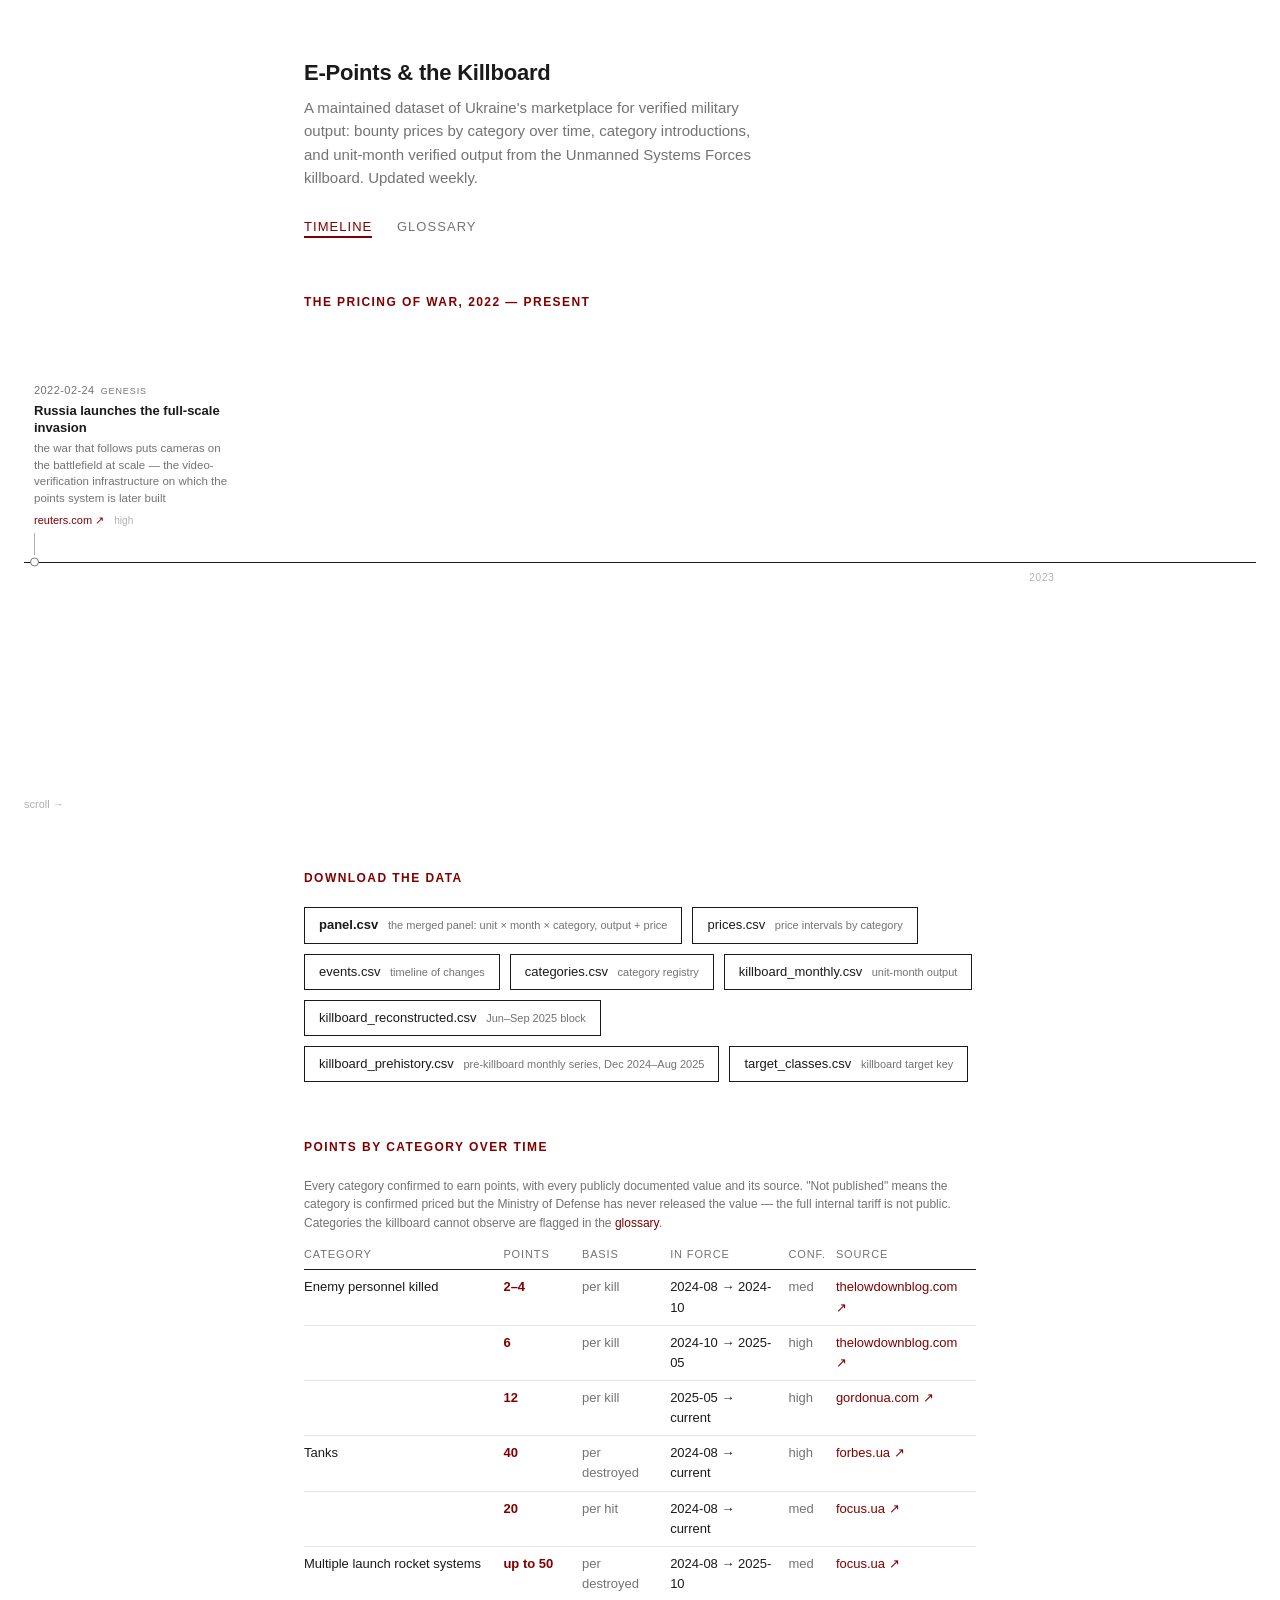
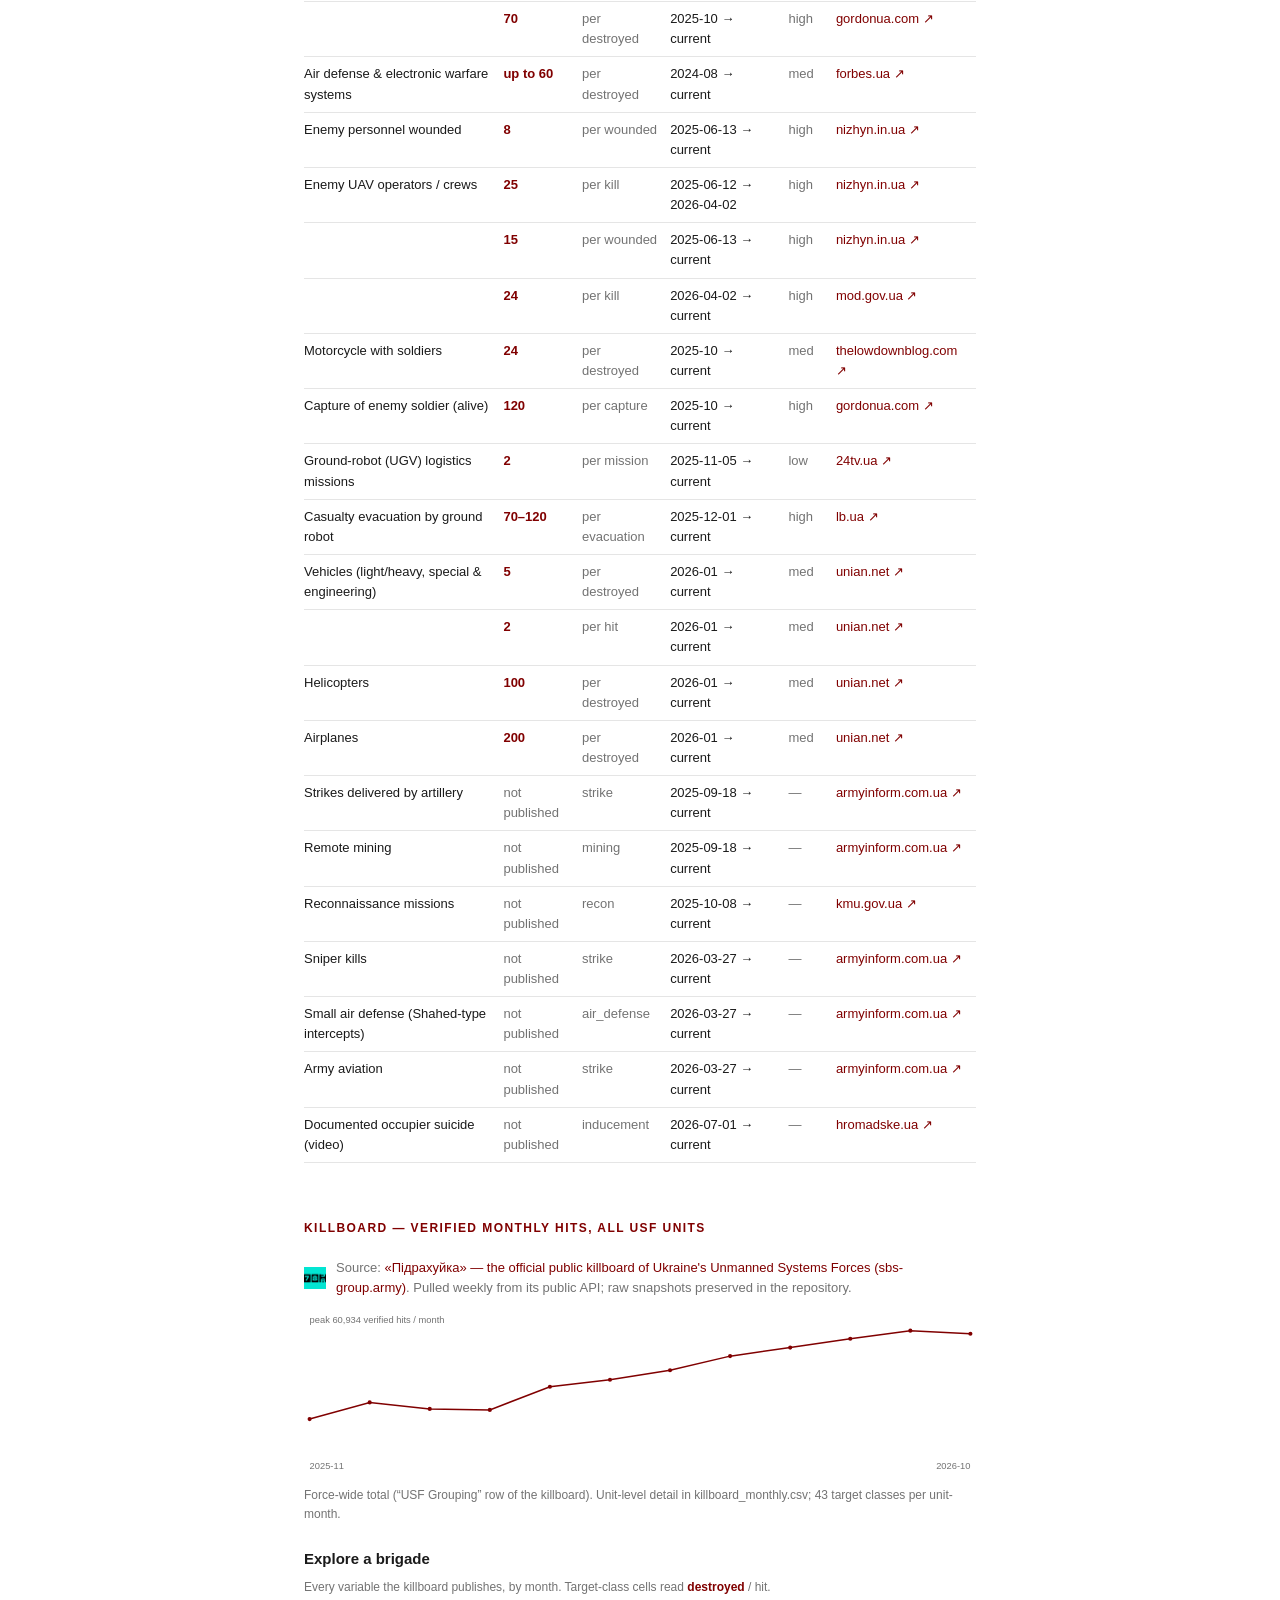
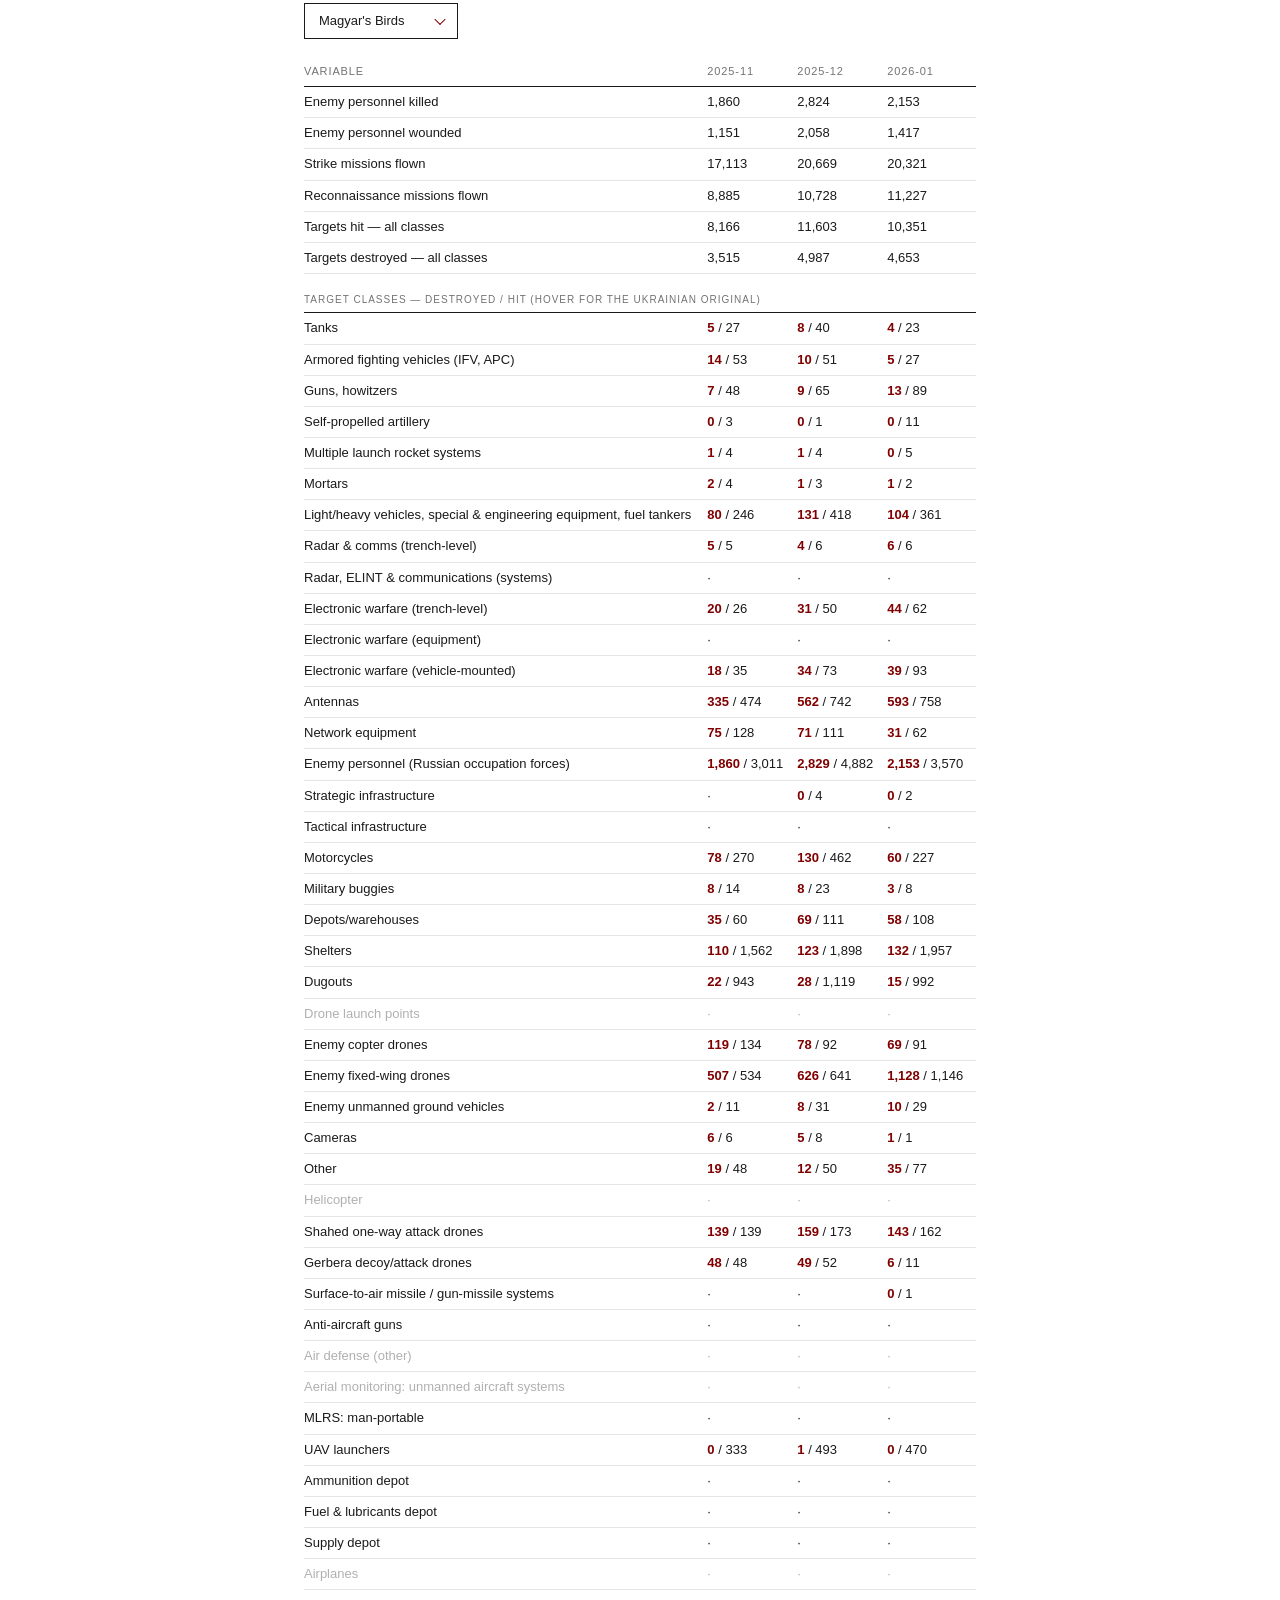
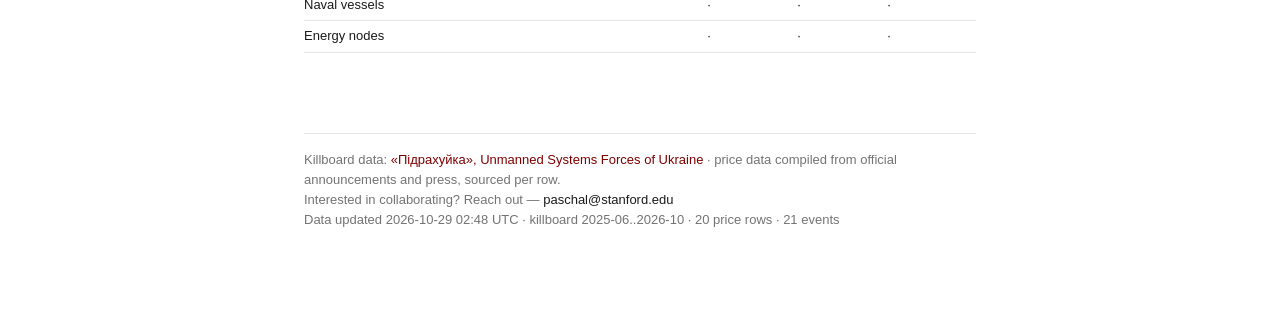
<file: index.html>
<!doctype html>
<html lang="en">
<head>
<meta charset="utf-8">
<meta name="viewport" content="width=device-width, initial-scale=1">
<title>E-Points &amp; the Killboard — Ukraine's market for verified military output</title>
<meta name="description" content="A maintained dataset of Ukraine's e-points program: bounty prices by category over time, category introductions, and unit-month verified output from the USF killboard. Updated weekly.">
<link rel="stylesheet" href="style.css">
</head>
<body>

<header>
  <h1>E-Points &amp; the Killboard</h1>
  <p class="sub">A maintained dataset of Ukraine's marketplace for verified military
  output: bounty prices by category over time, category introductions, and unit-month
  verified output from the Unmanned Systems Forces killboard. Updated weekly.</p>
  <nav>
    <a class="here" href="./">Timeline</a>
    <a href="glossary.html">Glossary</a>
  </nav>
</header>

<section id="timeline">
  <h2>The pricing of war, 2022 — present</h2>
  <div class="htl-wrap">
    <div class="htl" id="tl"></div>
    <p class="htl-hint">scroll →</p>
  </div>
</section>

<section id="download">
  <h2>Download the data</h2>
  <div class="downloads">
    <a href="data/panel.csv" download><strong>panel.csv</strong> <span>the merged panel: unit × month × category, output + price</span></a>
    <a href="data/prices.csv" download>prices.csv <span>price intervals by category</span></a>
    <a href="data/events.csv" download>events.csv <span>timeline of changes</span></a>
    <a href="data/categories.csv" download>categories.csv <span>category registry</span></a>
    <a href="data/killboard_monthly.csv" download>killboard_monthly.csv <span>unit-month output</span></a>
    <a href="data/killboard_reconstructed.csv" download>killboard_reconstructed.csv <span>Jun–Sep 2025 block</span></a>
    <a href="data/killboard_prehistory.csv" download>killboard_prehistory.csv <span>pre-killboard monthly series, Dec 2024–Aug 2025</span></a>
    <a href="data/target_classes.csv" download>target_classes.csv <span>killboard target key</span></a>
  </div>
</section>

<section id="prices">
  <h2>Points by category over time</h2>
  <p class="small muted">Every category confirmed to earn points, with every publicly
  documented value and its source. "Not published" means the category is confirmed
  priced but the Ministry of Defense has never released the value — the full internal
  tariff is not public. Categories the killboard cannot observe are flagged in the
  <a href="glossary.html">glossary</a>.</p>
  <div id="pricetable"></div>
</section>

<section id="killboard">
  <h2>Killboard — verified monthly hits, all USF units</h2>
  <p class="source-cite">
    <a href="https://sbs-group.army/en/" target="_blank" rel="noopener">
      <img src="assets/killboard-logo.png" alt="Підрахуйка — USF killboard logo"></a>
    <span>Source: <a href="https://sbs-group.army/en/" target="_blank" rel="noopener">
    «Підрахуйка» — the official public killboard of Ukraine's Unmanned Systems
    Forces (sbs-group.army)</a>. Pulled weekly from its public API; raw snapshots
    preserved in the repository.</span>
  </p>
  <div class="chart" id="chart"></div>
  <p class="chartnote" id="chartnote"></p>
  <h3>Explore a brigade</h3>
  <p class="small muted">Every variable the killboard publishes, by month.
  Target-class cells read <span class="pts">destroyed</span> / hit.</p>
  <div class="kbpick"><select id="unitsel" aria-label="choose unit"></select></div>
  <div class="kbdetail" id="unitdetail"></div>
</section>

<footer>
  <p>Killboard data: <a href="https://sbs-group.army/en/" target="_blank" rel="noopener">«Підрахуйка», Unmanned Systems Forces of Ukraine</a> ·
  price data compiled from official announcements and press, sourced per row.</p>
  <p>Interested in collaborating? Reach out —
  <a class="contact" href="mailto:paschal@stanford.edu">paschal@stanford.edu</a></p>
  <p id="stamp"></p>
</footer>

<script src="app.js"></script>
<script>
(async () => {
  const [events, prices, cats, kb, tcs, meta] = await Promise.all([
    loadCSV("data/events.csv"), loadCSV("data/prices.csv"),
    loadCSV("data/categories.csv"), loadCSV("data/killboard_monthly.csv"),
    loadCSV("data/target_classes.csv"), loadJSON("data/meta.json"),
  ]);

  /* ---- timeline ---- */
  const MINOR = new Set(["platform", "proposal", "genesis"]);
  const sorted = [...events].sort((a, b) =>
    a.date.replace(/[^0-9-]/g, "").localeCompare(b.date.replace(/[^0-9-]/g, "")));
  /* time-proportional x positions; cards slide right where events cluster,
     a thin connector leads back to the true date on the axis */
  const toDate = s => {
    const m = s.match(/^(\d{4})(?:-(\d{2}))?(?:-(\d{2}))?/);
    return new Date(+m[1], m[2] ? m[2] - 1 : 0, m[3] ? +m[3] : 1);
  };
  const PPD = 3.2, CW = 212, PAD = 10, MINGAP = 110;  // px/day, card pitch, margins
  const t0 = toDate(sorted[0].date);
  const last = { top: -Infinity, bot: -Infinity };
  let prevDot = -Infinity;
  const placed = sorted.map((e, i) => {
    const side = i % 2 ? "bot" : "top";
    /* proportional position, but never closer than MINGAP to the previous dot */
    const dotX = Math.max(PAD + (toDate(e.date) - t0) / 864e5 * PPD, prevDot + MINGAP);
    prevDot = dotX;
    const cardX = Math.max(dotX, last[side] + CW);
    last[side] = cardX;
    return { e, side, dotX, cardX };
  });
  const width = Math.max(...placed.map(p => p.cardX + CW)) + PAD;
  const years = [];
  for (let y = t0.getFullYear() + 1; y <= toDate(sorted[sorted.length - 1].date).getFullYear(); y++)
    years.push(`<span class="year" style="left:${PAD + (new Date(y, 0, 1) - t0) / 864e5 * PPD}px">${y}</span>`);
  document.getElementById("tl").innerHTML =
    `<div class="htl-track" style="width:${width}px">` + years.join("") +
    placed.map(({ e, side, dotX, cardX }) => `
      <span class="dot ${MINOR.has(e.type) ? "minor" : ""}" style="left:${dotX - 4}px"></span>
      <span class="stem ${side}" style="left:${dotX}px"></span>
      ${cardX - dotX > 6 ? `<span class="conn ${side}" style="left:${dotX}px;width:${cardX - dotX}px"></span>` : ""}
      <div class="card ${side} ${MINOR.has(e.type) ? "minor" : ""}" style="left:${cardX}px">
        <span class="date">${esc(e.date)}</span><span class="tag">${esc(e.type)}</span>
        <div class="title">${esc(e.event)}</div>
        <div class="detail" title="${esc(e.detail)}">${esc(e.detail)}</div>
        <a class="src" href="${esc(e.source)}" target="_blank" rel="noopener">${host(e.source)} ↗</a>
        <span class="conf">${esc(e.confidence)}</span>
      </div>`).join("") + "</div>";

  /* ---- price table: EVERY confirmed category, published value or not ---- */
  const byCat = {};
  prices.forEach(p => (byCat[p.category_id] ??= []).push(p));
  const fmtPts = p => p.points && p.points_max && p.points !== p.points_max
      ? `${p.points}–${p.points_max}` : p.points ? p.points : `up to ${p.points_max}`;
  const catOrder = [...cats].sort((a, b) =>
    (byCat[b.category_id] ? 1 : 0) - (byCat[a.category_id] ? 1 : 0) ||
    a.priced_since.localeCompare(b.priced_since));
  document.getElementById("pricetable").innerHTML = `
    <table><thead><tr><th>Category</th><th>Points</th><th>Basis</th>
    <th>In force</th><th>Conf.</th><th>Source</th></tr></thead><tbody>` +
    catOrder.map(c => {
      const rows = (byCat[c.category_id] || [])
        .sort((a, b) => a.valid_from.localeCompare(b.valid_from));
      if (!rows.length) return `
      <tr>
        <td>${esc(c.name_en)}</td>
        <td class="muted">not published</td>
        <td class="muted">${esc(c.task_family)}</td>
        <td class="num">${esc(c.priced_since)} → current</td>
        <td class="muted">—</td>
        <td><a href="${esc(c.source)}" target="_blank" rel="noopener">${host(c.source)} ↗</a></td>
      </tr>`;
      return rows.map((p, i) => `
      <tr>
        <td>${i === 0 ? esc(c.name_en) : ""}</td>
        <td class="num pts">${esc(fmtPts(p))}</td>
        <td class="muted">${esc(p.basis.replace(/_/g, " "))}</td>
        <td class="num">${esc(p.valid_from)} → ${esc(p.valid_to || "current")}</td>
        <td class="muted">${esc(p.confidence)}</td>
        <td><a href="${esc(p.source)}" target="_blank" rel="noopener">${host(p.source)} ↗</a></td>
      </tr>`).join("");
    }).join("") + "</tbody></table>";

  /* ---- killboard chart: USF grouping total hits per month ---- */
  const grp = kb.filter(r => r.unit === "USF Grouping" && r.month)
                .sort((a, b) => a.month.localeCompare(b.month));
  if (grp.length) {
    const W = 720, H = 180, PAD = 6;
    const vals = grp.map(r => +r.total_hit || 0);
    const max = Math.max(...vals);
    const x = i => PAD + i * (W - 2 * PAD) / (grp.length - 1);
    const y = v => H - PAD - v * (H - 2 * PAD - 14) / max;
    const pts = vals.map((v, i) => `${x(i).toFixed(1)},${y(v).toFixed(1)}`).join(" ");
    document.getElementById("chart").innerHTML = `
      <svg viewBox="0 0 ${W} ${H}" role="img" aria-label="Monthly verified hits">
        <polyline fill="none" stroke="#800000" stroke-width="1.6" points="${pts}"/>
        ${vals.map((v, i) => `<circle cx="${x(i)}" cy="${y(v)}" r="2.2" fill="#800000"/>`).join("")}
        <text x="${PAD}" y="${H - 12}" font-size="10" fill="#737373">${grp[0].month}</text>
        <text x="${W - PAD}" y="${H - 12}" font-size="10" fill="#737373" text-anchor="end">${grp[grp.length - 1].month}</text>
        <text x="${PAD}" y="12" font-size="10" fill="#737373">peak ${max.toLocaleString()} verified hits / month</text>
      </svg>`;
    document.getElementById("chartnote").textContent =
      "Force-wide total (“USF Grouping” row of the killboard). Unit-level detail in killboard_monthly.csv; 43 target classes per unit-month.";
  }

  /* ---- per-brigade explorer: all variables x months for one unit ---- */
  const totalHits = {};
  kb.forEach(r => { totalHits[r.unit] = (totalHits[r.unit] || 0) + (+r.total_hit || 0); });
  const unitNames = Object.keys(totalHits)
    .filter(u => u !== "USF Grouping")
    .sort((a, b) => totalHits[b] - totalHits[a]);
  const sel = document.getElementById("unitsel");
  sel.innerHTML = unitNames.map(u => `<option>${esc(u)}</option>`).join("") +
    `<option>USF Grouping</option>`;

  const SUMMARY = [
    ["personnel_killed", "Enemy personnel killed"],
    ["personnel_wounded", "Enemy personnel wounded"],
    ["strike_missions", "Strike missions flown"],
    ["recon_missions", "Reconnaissance missions flown"],
    ["total_hit", "Targets hit — all classes"],
    ["total_destroyed", "Targets destroyed — all classes"],
  ];
  function renderUnit(name) {
    const rows = kb.filter(r => r.unit === name).sort((a, b) => a.month.localeCompare(b.month));
    const months = rows.map(r => r.month);
    const head = `<tr><th>variable</th>${months.map(m => `<th class="num">${m}</th>`).join("")}</tr>`;
    const sum = SUMMARY.map(([k, label]) => `
      <tr><td>${label}</td>${rows.map(r =>
        `<td class="num">${(+r[k] || 0).toLocaleString()}</td>`).join("")}</tr>`).join("");
    const tcrows = tcs.map(t => {
      const cells = rows.map(r => {
        const d = +r[`${t.tc_id}_destroyed`] || 0, h = +r[`${t.tc_id}_hit`] || 0;
        return { d, h };
      });
      const dead = cells.every(c => !c.d && !c.h);
      return `<tr class="${dead ? "dim" : ""}">
        <td title="${esc(t.name_ua)} (${t.tc_id})">${esc(t.name_en)}</td>
        ${cells.map(c => `<td class="num">${c.d || c.h
          ? `<span class="pts">${c.d.toLocaleString()}</span> / ${c.h.toLocaleString()}`
          : "·"}</td>`).join("")}</tr>`;
    }).join("");
    document.getElementById("unitdetail").innerHTML =
      `<table><thead>${head}</thead><tbody>${sum}
       <tr class="sep"><td colspan="${months.length + 1}">target classes — destroyed / hit (hover for the Ukrainian original)</td></tr>
       ${tcrows}</tbody></table>`;
  }
  sel.addEventListener("change", () => renderUnit(sel.value));
  renderUnit(unitNames[0]);

  /* ---- footer stamp ---- */
  document.getElementById("stamp").textContent =
    `Data updated ${meta.built_at} · killboard ${meta.killboard.months} · ` +
    `${meta.counts.price_rows} price rows · ${meta.counts.events} events`;
})().catch(e => { document.getElementById("tl").textContent = "Failed to load data: " + e; });
</script>
</body>
</html>
</file>
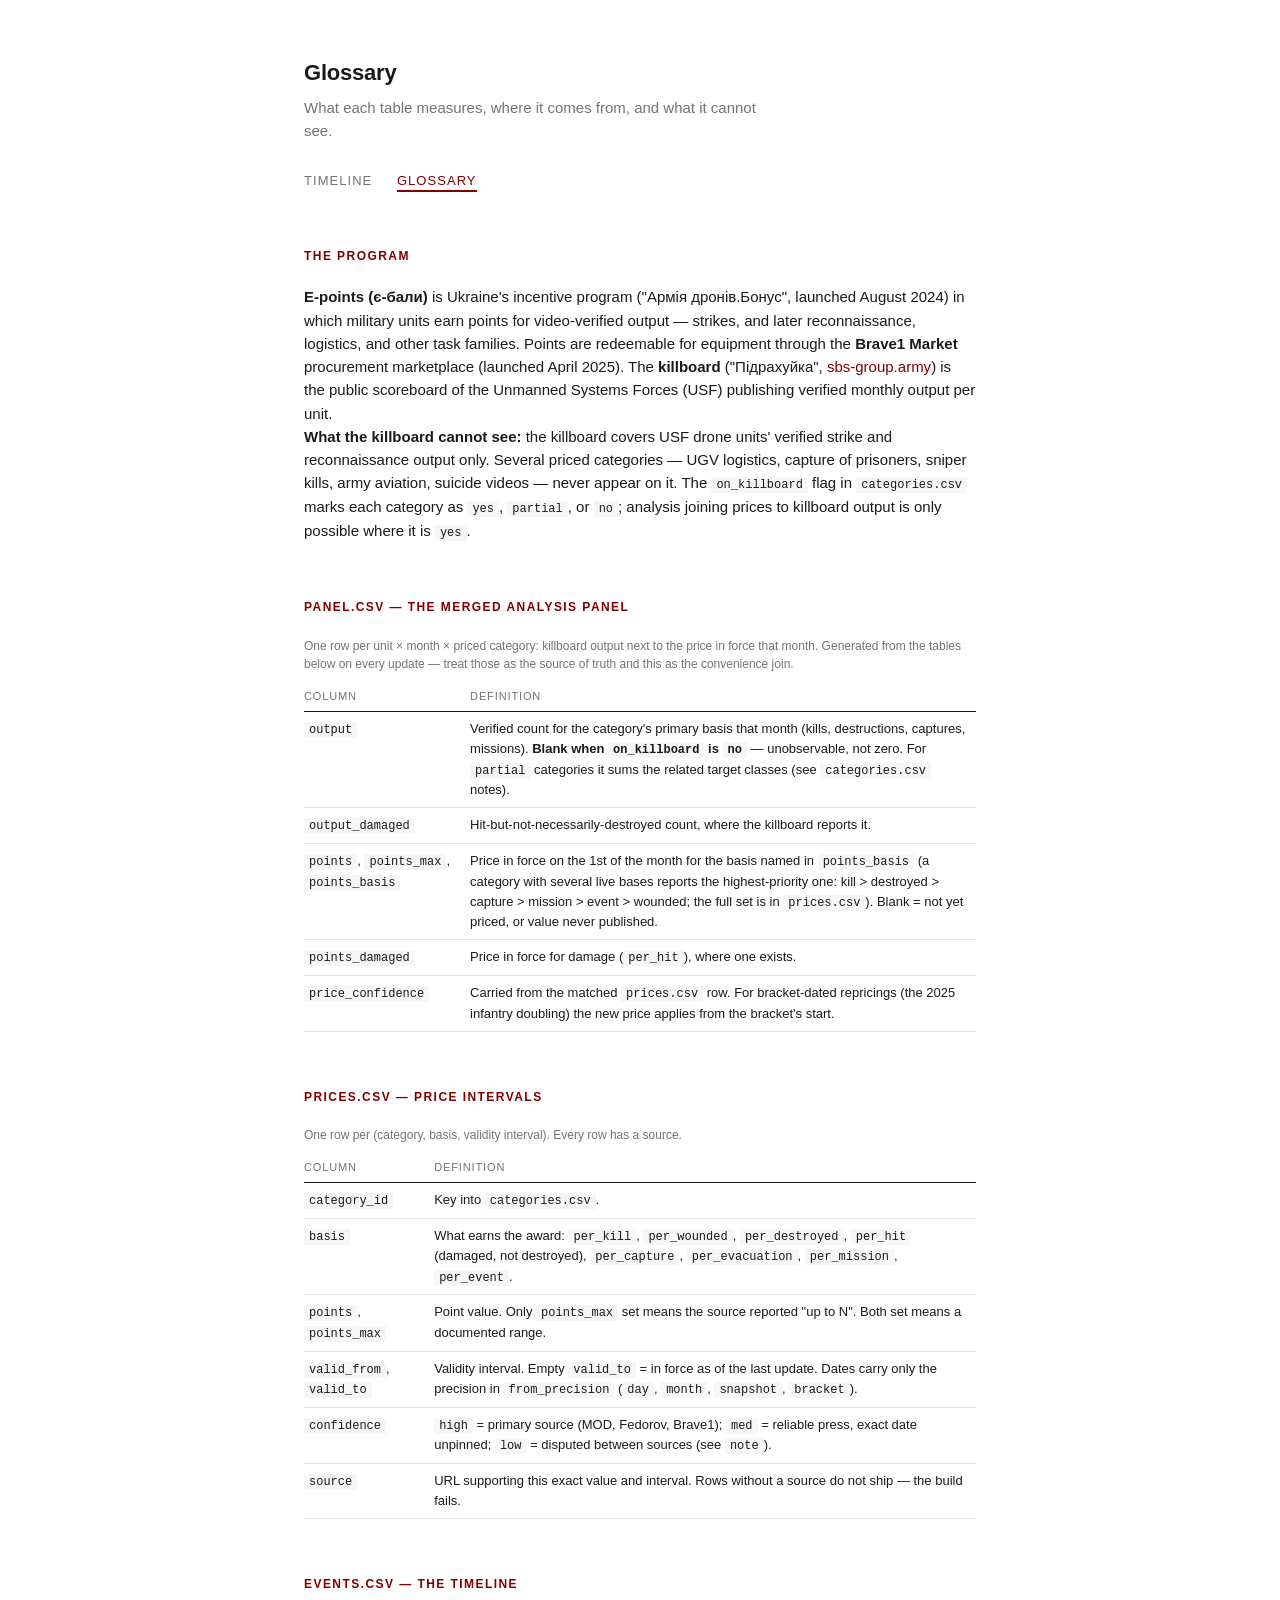
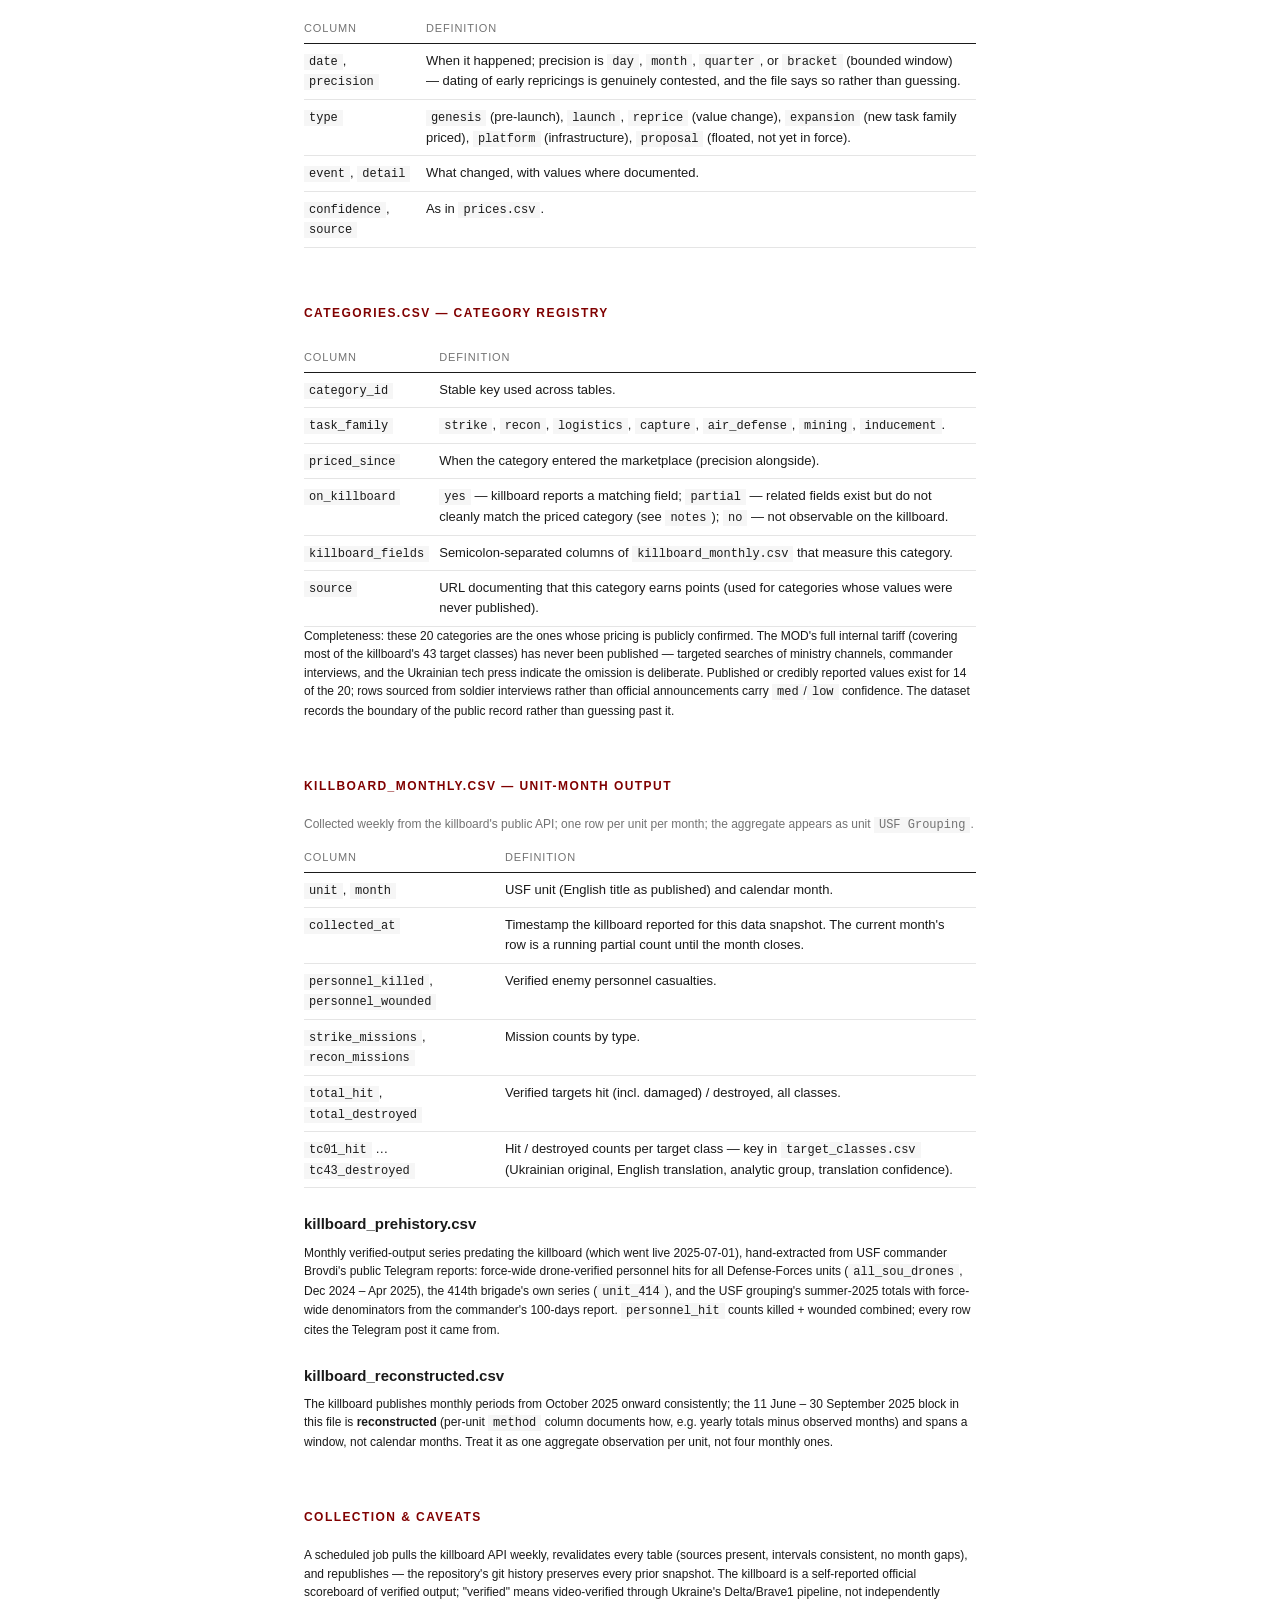
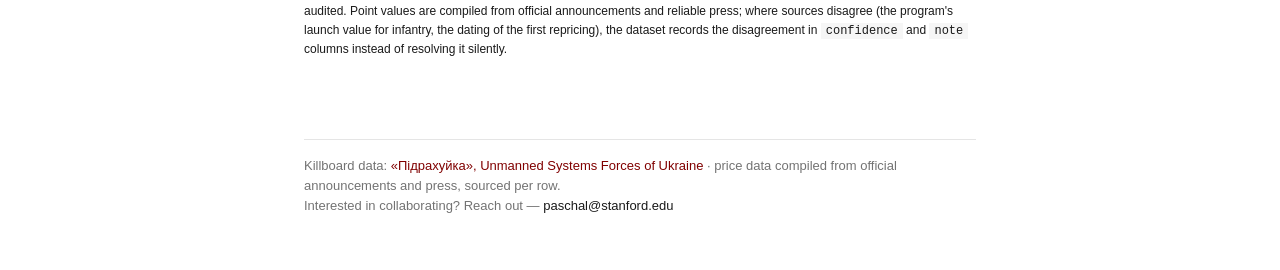
<file: glossary.html>
<!doctype html>
<html lang="en">
<head>
<meta charset="utf-8">
<meta name="viewport" content="width=device-width, initial-scale=1">
<title>Glossary — E-Points &amp; the Killboard</title>
<link rel="stylesheet" href="style.css">
</head>
<body>

<header>
  <h1>Glossary</h1>
  <p class="sub">What each table measures, where it comes from, and what it cannot see.</p>
  <nav>
    <a href="./">Timeline</a>
    <a class="here" href="glossary.html">Glossary</a>
  </nav>
</header>

<section>
  <h2>The program</h2>
  <p><strong>E-points (є-бали)</strong> is Ukraine's incentive program ("Армія дронів.Бонус",
  launched August 2024) in which military units earn points for video-verified output —
  strikes, and later reconnaissance, logistics, and other task families. Points are
  redeemable for equipment through the <strong>Brave1 Market</strong> procurement
  marketplace (launched April 2025). The <strong>killboard</strong> ("Підрахуйка",
  <a href="https://sbs-group.army" target="_blank" rel="noopener">sbs-group.army</a>) is the
  public scoreboard of the Unmanned Systems Forces (USF) publishing verified monthly
  output per unit.</p>
  <p><strong>What the killboard cannot see:</strong> the killboard covers USF drone
  units' verified strike and reconnaissance output only. Several priced categories —
  UGV logistics, capture of prisoners, sniper kills, army aviation, suicide videos —
  never appear on it. The <code>on_killboard</code> flag in
  <code>categories.csv</code> marks each category as <code>yes</code>,
  <code>partial</code>, or <code>no</code>; analysis joining prices to killboard output
  is only possible where it is <code>yes</code>.</p>
</section>

<section>
  <h2>panel.csv — the merged analysis panel</h2>
  <p class="small muted">One row per unit × month × priced category: killboard output
  next to the price in force that month. Generated from the tables below on every
  update — treat those as the source of truth and this as the convenience join.</p>
  <table>
    <thead><tr><th>Column</th><th>Definition</th></tr></thead><tbody>
    <tr><td><code>output</code></td><td>Verified count for the category's primary basis that month (kills, destructions, captures, missions). <strong>Blank when <code>on_killboard</code> is <code>no</code></strong> — unobservable, not zero. For <code>partial</code> categories it sums the related target classes (see <code>categories.csv</code> notes).</td></tr>
    <tr><td><code>output_damaged</code></td><td>Hit-but-not-necessarily-destroyed count, where the killboard reports it.</td></tr>
    <tr><td><code>points</code>, <code>points_max</code>, <code>points_basis</code></td><td>Price in force on the 1st of the month for the basis named in <code>points_basis</code> (a category with several live bases reports the highest-priority one: kill &gt; destroyed &gt; capture &gt; mission &gt; event &gt; wounded; the full set is in <code>prices.csv</code>). Blank = not yet priced, or value never published.</td></tr>
    <tr><td><code>points_damaged</code></td><td>Price in force for damage (<code>per_hit</code>), where one exists.</td></tr>
    <tr><td><code>price_confidence</code></td><td>Carried from the matched <code>prices.csv</code> row. For bracket-dated repricings (the 2025 infantry doubling) the new price applies from the bracket's start.</td></tr>
    </tbody>
  </table>
</section>

<section>
  <h2>prices.csv — price intervals</h2>
  <p class="small muted">One row per (category, basis, validity interval). Every row has a source.</p>
  <table>
    <thead><tr><th>Column</th><th>Definition</th></tr></thead><tbody>
    <tr><td><code>category_id</code></td><td>Key into <code>categories.csv</code>.</td></tr>
    <tr><td><code>basis</code></td><td>What earns the award: <code>per_kill</code>, <code>per_wounded</code>, <code>per_destroyed</code>, <code>per_hit</code> (damaged, not destroyed), <code>per_capture</code>, <code>per_evacuation</code>, <code>per_mission</code>, <code>per_event</code>.</td></tr>
    <tr><td><code>points</code>, <code>points_max</code></td><td>Point value. Only <code>points_max</code> set means the source reported "up to N". Both set means a documented range.</td></tr>
    <tr><td><code>valid_from</code>, <code>valid_to</code></td><td>Validity interval. Empty <code>valid_to</code> = in force as of the last update. Dates carry only the precision in <code>from_precision</code> (<code>day</code>, <code>month</code>, <code>snapshot</code>, <code>bracket</code>).</td></tr>
    <tr><td><code>confidence</code></td><td><code>high</code> = primary source (MOD, Fedorov, Brave1); <code>med</code> = reliable press, exact date unpinned; <code>low</code> = disputed between sources (see <code>note</code>).</td></tr>
    <tr><td><code>source</code></td><td>URL supporting this exact value and interval. Rows without a source do not ship — the build fails.</td></tr>
    </tbody>
  </table>
</section>

<section>
  <h2>events.csv — the timeline</h2>
  <table>
    <thead><tr><th>Column</th><th>Definition</th></tr></thead><tbody>
    <tr><td><code>date</code>, <code>precision</code></td><td>When it happened; precision is <code>day</code>, <code>month</code>, <code>quarter</code>, or <code>bracket</code> (bounded window) — dating of early repricings is genuinely contested, and the file says so rather than guessing.</td></tr>
    <tr><td><code>type</code></td><td><code>genesis</code> (pre-launch), <code>launch</code>, <code>reprice</code> (value change), <code>expansion</code> (new task family priced), <code>platform</code> (infrastructure), <code>proposal</code> (floated, not yet in force).</td></tr>
    <tr><td><code>event</code>, <code>detail</code></td><td>What changed, with values where documented.</td></tr>
    <tr><td><code>confidence</code>, <code>source</code></td><td>As in <code>prices.csv</code>.</td></tr>
    </tbody>
  </table>
</section>

<section>
  <h2>categories.csv — category registry</h2>
  <table>
    <thead><tr><th>Column</th><th>Definition</th></tr></thead><tbody>
    <tr><td><code>category_id</code></td><td>Stable key used across tables.</td></tr>
    <tr><td><code>task_family</code></td><td><code>strike</code>, <code>recon</code>, <code>logistics</code>, <code>capture</code>, <code>air_defense</code>, <code>mining</code>, <code>inducement</code>.</td></tr>
    <tr><td><code>priced_since</code></td><td>When the category entered the marketplace (precision alongside).</td></tr>
    <tr><td><code>on_killboard</code></td><td><code>yes</code> — killboard reports a matching field; <code>partial</code> — related fields exist but do not cleanly match the priced category (see <code>notes</code>); <code>no</code> — not observable on the killboard.</td></tr>
    <tr><td><code>killboard_fields</code></td><td>Semicolon-separated columns of <code>killboard_monthly.csv</code> that measure this category.</td></tr>
    <tr><td><code>source</code></td><td>URL documenting that this category earns points (used for categories whose values were never published).</td></tr>
    </tbody>
  </table>
  <p class="small">Completeness: these 20 categories are the ones whose pricing is
  publicly confirmed. The MOD's full internal tariff (covering most of the killboard's
  43 target classes) has never been published — targeted searches of ministry channels,
  commander interviews, and the Ukrainian tech press indicate the omission is
  deliberate. Published or credibly reported values exist for 14 of the 20; rows
  sourced from soldier interviews rather than official announcements carry
  <code>med</code>/<code>low</code> confidence. The dataset records the boundary of
  the public record rather than guessing past it.</p>
</section>

<section>
  <h2>killboard_monthly.csv — unit-month output</h2>
  <p class="small muted">Collected weekly from the killboard's public API; one row per
  unit per month; the aggregate appears as unit <code>USF Grouping</code>.</p>
  <table>
    <thead><tr><th>Column</th><th>Definition</th></tr></thead><tbody>
    <tr><td><code>unit</code>, <code>month</code></td><td>USF unit (English title as published) and calendar month.</td></tr>
    <tr><td><code>collected_at</code></td><td>Timestamp the killboard reported for this data snapshot. The current month's row is a running partial count until the month closes.</td></tr>
    <tr><td><code>personnel_killed</code>, <code>personnel_wounded</code></td><td>Verified enemy personnel casualties.</td></tr>
    <tr><td><code>strike_missions</code>, <code>recon_missions</code></td><td>Mission counts by type.</td></tr>
    <tr><td><code>total_hit</code>, <code>total_destroyed</code></td><td>Verified targets hit (incl. damaged) / destroyed, all classes.</td></tr>
    <tr><td><code>tc01_hit</code> … <code>tc43_destroyed</code></td><td>Hit / destroyed counts per target class — key in <code>target_classes.csv</code> (Ukrainian original, English translation, analytic group, translation confidence).</td></tr>
    </tbody>
  </table>
  <h3>killboard_prehistory.csv</h3>
  <p class="small">Monthly verified-output series predating the killboard (which went
  live 2025-07-01), hand-extracted from USF commander Brovdi's public Telegram reports:
  force-wide drone-verified personnel hits for all Defense-Forces units
  (<code>all_sou_drones</code>, Dec 2024 – Apr 2025), the 414th brigade's own series
  (<code>unit_414</code>), and the USF grouping's summer-2025 totals with force-wide
  denominators from the commander's 100-days report. <code>personnel_hit</code> counts
  killed + wounded combined; every row cites the Telegram post it came from.</p>
  <h3>killboard_reconstructed.csv</h3>
  <p class="small">The killboard publishes monthly periods from October 2025 onward
  consistently; the 11 June – 30 September 2025 block in this file is
  <strong>reconstructed</strong> (per-unit <code>method</code> column documents how,
  e.g. yearly totals minus observed months) and spans a window, not calendar months.
  Treat it as one aggregate observation per unit, not four monthly ones.</p>
</section>

<section>
  <h2>Collection &amp; caveats</h2>
  <p class="small">A scheduled job pulls the killboard API weekly, revalidates every
  table (sources present, intervals consistent, no month gaps), and republishes —
  the repository's git history preserves every prior snapshot. The killboard is a
  self-reported official scoreboard of verified output; "verified" means video-verified
  through Ukraine's Delta/Brave1 pipeline, not independently audited. Point values are
  compiled from official announcements and reliable press; where sources disagree
  (the program's launch value for infantry, the dating of the first repricing), the
  dataset records the disagreement in <code>confidence</code> and <code>note</code>
  columns instead of resolving it silently.</p>
</section>

<footer>
  <p>Killboard data: <a href="https://sbs-group.army/en/" target="_blank" rel="noopener">«Підрахуйка», Unmanned Systems Forces of Ukraine</a> ·
  price data compiled from official announcements and press, sourced per row.</p>
  <p>Interested in collaborating? Reach out —
  <a class="contact" href="mailto:paschal@stanford.edu">paschal@stanford.edu</a></p>
</footer>

</body>
</html>
</file>
<file: style.css>
:root {
  --accent: #800000;
  --ink: #1a1a1a;
  --gray: #737373;
  --light: #b0b0b0;
  --rule: #e5e5e5;
}

* { margin: 0; padding: 0; box-sizing: border-box; }

body {
  font-family: Helvetica, Arial, sans-serif;
  color: var(--ink);
  background: #fff;
  font-size: 15px;
  line-height: 1.55;
  max-width: 720px;
  margin: 0 auto;
  padding: 56px 24px 80px;
}

a { color: var(--accent); text-decoration: none; }
a:hover { text-decoration: underline; }

header h1 { font-size: 22px; font-weight: 700; letter-spacing: -0.01em; }
header p.sub { color: var(--gray); margin-top: 6px; max-width: 56ch; }

nav { margin: 28px 0 0; font-size: 13px; text-transform: uppercase; letter-spacing: 0.08em; }
nav a { color: var(--gray); margin-right: 20px; }
nav a.here { color: var(--accent); border-bottom: 2px solid var(--accent); padding-bottom: 2px; }

section { margin-top: 56px; }
h2 {
  font-size: 12px; text-transform: uppercase; letter-spacing: 0.12em;
  color: var(--accent); margin-bottom: 20px;
}
h3 { font-size: 15px; margin: 24px 0 8px; }

.downloads { display: flex; flex-wrap: wrap; gap: 10px; margin-top: 20px; }
.downloads a {
  border: 1px solid var(--ink); color: var(--ink);
  padding: 7px 14px; font-size: 13px;
}
.downloads a:hover { background: var(--ink); color: #fff; text-decoration: none; }
.downloads a span { color: var(--gray); font-size: 11px; margin-left: 6px; }
.downloads a:hover span { color: #ccc; }

/* timeline — horizontal, events alternating above/below the axis */
.htl-wrap {
  width: 100vw; position: relative; left: 50%; margin-left: -50vw;
  padding: 0 24px; box-sizing: border-box;
}
.htl { overflow-x: auto; }
.htl-track { position: relative; height: 460px; }
.htl-track::before {
  content: ""; position: absolute; left: 0; right: 0; top: 50%;
  height: 1px; background: var(--ink);
}
.htl .dot {
  position: absolute; top: 50%; transform: translateY(-50%);
  width: 9px; height: 9px; border-radius: 50%; background: var(--accent);
}
.htl .dot.minor { background: #fff; border: 1.5px solid var(--gray); }
.htl .stem { position: absolute; width: 1px; background: var(--light); }
.htl .stem.top { bottom: 50%; height: 22px; margin-bottom: 7px; }
.htl .stem.bot { top: 50%; height: 22px; margin-top: 7px; }
.htl .conn { position: absolute; height: 1px; background: var(--light); }
.htl .conn.top { bottom: 50%; margin-bottom: 29px; }
.htl .conn.bot { top: 50%; margin-top: 29px; }
.htl .card { position: absolute; width: 200px; }
.htl .card.top { bottom: 50%; margin-bottom: 32px; }
.htl .card.bot { top: 50%; margin-top: 32px; }
.htl .date { font-size: 11px; color: var(--gray); letter-spacing: 0.04em; }
.htl .tag {
  font-size: 9px; text-transform: uppercase; letter-spacing: 0.1em;
  color: var(--accent); margin-left: 6px;
}
.htl .card.minor .tag { color: var(--gray); }
.htl .title { font-weight: 700; font-size: 13px; line-height: 1.35; margin-top: 2px; }
.htl .detail {
  color: var(--gray); font-size: 11.5px; line-height: 1.45; margin-top: 3px;
  display: -webkit-box; -webkit-line-clamp: 5; -webkit-box-orient: vertical;
  overflow: hidden;
}
.htl .src { font-size: 11px; margin-top: 3px; display: inline-block; }
.htl .conf { font-size: 10px; color: var(--light); margin-left: 6px; }
.htl .year {
  position: absolute; top: 50%; margin-top: 8px; font-size: 10px;
  color: var(--light); letter-spacing: 0.08em;
}
.htl-hint { font-size: 11px; color: var(--light); margin-top: 4px; }

table { border-collapse: collapse; width: 100%; font-size: 13px; margin-top: 8px; }
th {
  text-align: left; font-size: 11px; text-transform: uppercase;
  letter-spacing: 0.08em; color: var(--gray); font-weight: 400;
  border-bottom: 1px solid var(--ink); padding: 6px 10px 6px 0;
}
td { border-bottom: 1px solid var(--rule); padding: 7px 10px 7px 0; vertical-align: top; }
td.num { font-variant-numeric: tabular-nums; }
.pts { color: var(--accent); font-weight: 700; }
.muted { color: var(--gray); }
.small { font-size: 12px; }

.chart svg { width: 100%; height: auto; display: block; }
.chartnote { font-size: 12px; color: var(--gray); margin-top: 6px; }

.kbpick { position: relative; display: inline-block; margin-top: 6px; }
.kbpick select {
  appearance: none; -webkit-appearance: none; -moz-appearance: none;
  font: inherit; font-size: 13px; color: var(--ink);
  border: 1px solid var(--ink); border-radius: 0; background: #fff;
  padding: 7px 36px 7px 14px; cursor: pointer;
}
.kbpick::after {
  content: ""; position: absolute; right: 14px; top: 50%;
  width: 7px; height: 7px; pointer-events: none;
  border-right: 1.5px solid var(--accent); border-bottom: 1.5px solid var(--accent);
  transform: translateY(-70%) rotate(45deg);
}
.kbpick select:hover { background: var(--ink); color: #fff; }
.kbpick select:focus { outline: 2px solid var(--accent); outline-offset: 1px; }
.kbdetail { overflow-x: auto; margin-top: 10px; }
.kbdetail table { width: max-content; min-width: 100%; }
.kbdetail th:first-child, .kbdetail td:first-child {
  position: sticky; left: 0; background: #fff; padding-right: 16px; min-width: 190px;
}
.kbdetail td { padding: 5px 14px 5px 0; white-space: nowrap; }
.kbdetail tr.dim td { color: var(--light); }
.kbdetail tr.dim td .pts { color: var(--light); font-weight: 400; }
.kbdetail tr.sep td {
  font-size: 10px; text-transform: uppercase; letter-spacing: 0.1em;
  color: var(--gray); border-bottom: 1px solid var(--ink); padding-top: 18px;
}

.source-cite {
  display: flex; gap: 10px; align-items: center;
  font-size: 13px; color: var(--gray); margin-bottom: 14px;
}
.source-cite img { width: 22px; height: 22px; display: block; }

footer {
  margin-top: 80px; padding-top: 16px; border-top: 1px solid var(--rule);
  font-size: 13px; color: var(--gray);
}
footer .contact { color: var(--ink); }

code {
  font-family: "SF Mono", Menlo, monospace; font-size: 12px;
  background: #f6f6f6; padding: 1px 5px;
}
</file>
